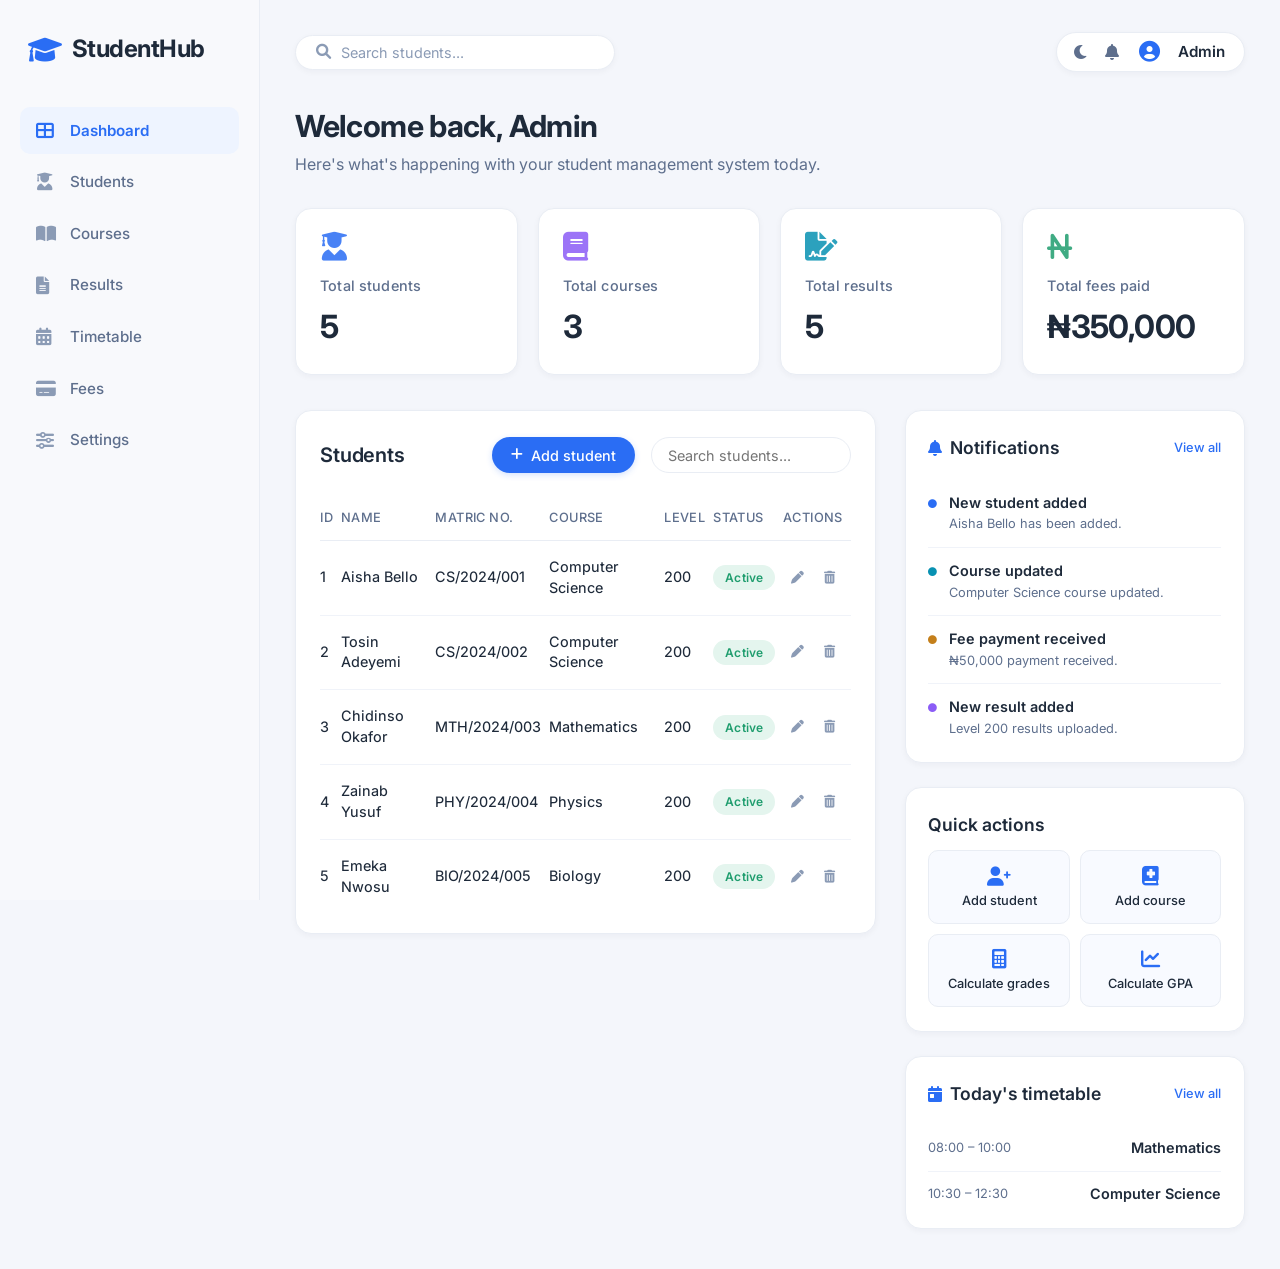
<file: index.html>
<!DOCTYPE html>
<html lang="en">
<head>
    <meta charset="UTF-8">
    <meta name="viewport" content="width=device-width, initial-scale=1.0">
    <title>StudentHub · Admin dashboard</title>
    <!-- Font Awesome 6 (free) -->
    <link rel="stylesheet" href="https://cdnjs.cloudflare.com/ajax/libs/font-awesome/6.0.0-beta3/css/all.min.css">
    <!-- Google Font: Inter -->
    <link rel="preconnect" href="https://fonts.googleapis.com">
    <link rel="preconnect" href="https://fonts.gstatic.com" crossorigin>
    <link href="https://fonts.googleapis.com/css2?family=Inter:opsz,wght@14..32,400;14..32,500;14..32,600;14..32,700&display=swap" rel="stylesheet">
    <style>
        /* ---------- GLOBAL RESET & VARIABLES ---------- */
        * {
            margin: 0;
            padding: 0;
            box-sizing: border-box;
        }

        :root {
            --bg: #f4f6fb;
            --surface: #ffffff;
            --sidebar-bg: #f8f9fc;
            --card-bg: #ffffff;
            --border-light: #e9edf4;
            --text-primary: #1e2a3a;
            --text-secondary: #5e6f8d;
            --text-muted: #8b9bb5;
            --accent: #2a6df4;
            --accent-soft: #eef4ff;
            --success: #1f9d6e;
            --success-bg: #e4f5ee;
            --shadow-sm: 0 2px 6px rgba(0, 20, 40, 0.04);
            --shadow-md: 0 8px 24px rgba(0, 20, 40, 0.06);
            --radius-card: 16px;
            --radius-sm: 10px;
            --radius-btn: 30px;
            --font: 'Inter', -apple-system, BlinkMacSystemFont, 'Segoe UI', Roboto, sans-serif;
        }

        body {
            font-family: var(--font);
            background: var(--bg);
            color: var(--text-primary);
            display: flex;
            min-height: 100vh;
            line-height: 1.45;
            -webkit-font-smoothing: antialiased;
        }

        /* ---------- SIDEBAR ---------- */
        .sidebar {
            width: 260px;
            background: var(--sidebar-bg);
            border-right: 1px solid var(--border-light);
            padding: 2rem 1.25rem;
            display: flex;
            flex-direction: column;
            flex-shrink: 0;
            position: sticky;
            top: 0;
            height: 100vh;
            overflow-y: auto;
        }

        .logo {
            font-size: 1.5rem;
            font-weight: 700;
            letter-spacing: -0.02em;
            color: var(--text-primary);
            margin-bottom: 2.5rem;
            padding-left: 0.5rem;
            display: flex;
            align-items: center;
            gap: 10px;
        }

        .logo i {
            color: var(--accent);
            font-size: 1.7rem;
        }

        .sidebar nav {
            display: flex;
            flex-direction: column;
            gap: 4px;
        }

        .sidebar nav a {
            display: flex;
            align-items: center;
            gap: 14px;
            padding: 0.8rem 1rem;
            border-radius: var(--radius-sm);
            font-weight: 500;
            font-size: 0.95rem;
            color: var(--text-secondary);
            text-decoration: none;
            transition: background 0.15s, color 0.15s;
        }

        .sidebar nav a i {
            width: 20px;
            font-size: 1.1rem;
            color: var(--text-muted);
            transition: color 0.15s;
        }

        .sidebar nav a:hover {
            background: #eef2f8;
            color: var(--text-primary);
        }

        .sidebar nav a:hover i {
            color: var(--accent);
        }

        .sidebar nav a.active {
            background: var(--accent-soft);
            color: var(--accent);
            font-weight: 600;
        }

        .sidebar nav a.active i {
            color: var(--accent);
        }

        /* ---------- MAIN LAYOUT ---------- */
        .main-content {
            flex: 1;
            padding: 2rem 2.2rem 2.5rem 2.2rem;
            max-width: 1400px;
            width: 100%;
        }

        /* ---------- TOP BAR ---------- */
        .top-bar {
            display: flex;
            justify-content: space-between;
            align-items: center;
            margin-bottom: 2rem;
            gap: 1rem;
            flex-wrap: wrap;
        }

        .search {
            display: flex;
            align-items: center;
            background: var(--surface);
            border: 1px solid var(--border-light);
            border-radius: var(--radius-btn);
            padding: 0.5rem 1.25rem;
            width: 320px;
            box-shadow: var(--shadow-sm);
            transition: border 0.2s, box-shadow 0.2s;
        }

        .search:focus-within {
            border-color: var(--accent);
            box-shadow: 0 0 0 3px rgba(42, 109, 244, 0.1);
        }

        .search i {
            color: var(--text-muted);
            font-size: 0.95rem;
            margin-right: 10px;
        }

        .search input {
            border: none;
            background: transparent;
            outline: none;
            font-size: 0.9rem;
            width: 100%;
            font-family: var(--font);
            color: var(--text-primary);
        }

        .search input::placeholder {
            color: var(--text-muted);
            font-weight: 400;
        }

        .profile {
            display: flex;
            align-items: center;
            gap: 1rem;
            background: var(--surface);
            padding: 0.5rem 1.2rem 0.5rem 1rem;
            border-radius: var(--radius-btn);
            border: 1px solid var(--border-light);
            box-shadow: var(--shadow-sm);
            font-size: 0.95rem;
            font-weight: 500;
        }

        .profile i {
            color: var(--text-secondary);
            font-size: 1rem;
            transition: color 0.15s;
            cursor: default;
        }

        .profile i.fa-moon:hover {
            color: var(--accent);
            cursor: pointer;
        }

        .profile .fa-user-circle {
            font-size: 1.3rem;
            color: var(--accent);
            margin-left: 4px;
        }

        .profile b {
            font-weight: 600;
            margin-left: 2px;
        }

        /* ---------- WELCOME SECTION ---------- */
        .welcome {
            margin-bottom: 2rem;
        }

        .welcome h1 {
            font-size: 1.9rem;
            font-weight: 700;
            letter-spacing: -0.02em;
            margin-bottom: 0.3rem;
        }

        .welcome p {
            color: var(--text-secondary);
            font-size: 1rem;
            font-weight: 400;
        }

        /* ---------- STAT CARDS ---------- */
        .stats {
            display: grid;
            grid-template-columns: repeat(4, 1fr);
            gap: 1.25rem;
            margin-bottom: 2.2rem;
        }

        .card {
            background: var(--surface);
            border-radius: var(--radius-card);
            padding: 1.5rem;
            box-shadow: var(--shadow-sm);
            border: 1px solid var(--border-light);
            transition: transform 0.1s ease, box-shadow 0.2s;
            display: flex;
            flex-direction: column;
        }

        .card:hover {
            box-shadow: var(--shadow-md);
            transform: translateY(-2px);
        }

        .card i {
            font-size: 1.8rem;
            color: var(--accent);
            opacity: 0.85;
            margin-bottom: 0.9rem;
        }

        .card p {
            font-size: 0.9rem;
            font-weight: 500;
            color: var(--text-secondary);
            letter-spacing: 0.01em;
            margin-bottom: 0.3rem;
        }

        .card h2 {
            font-size: 2rem;
            font-weight: 700;
            letter-spacing: -0.02em;
            color: var(--text-primary);
            margin-top: 0.1rem;
        }

        .students-card i { color: #2a6df4; }
        .courses-card i { color: #8b5cf6; }
        .results-card i { color: #0891b2; }
        .fees-card i { color: #1f9d6e; }

        /* ---------- DASHBOARD GRID ---------- */
        .dashboard-grid {
            display: grid;
            grid-template-columns: 1fr 340px;
            gap: 1.8rem;
            align-items: start;
        }

        /* ---------- STUDENTS SECTION ---------- */
        .students-section {
            background: var(--surface);
            border-radius: var(--radius-card);
            border: 1px solid var(--border-light);
            box-shadow: var(--shadow-sm);
            padding: 1.6rem 1.5rem 1.2rem 1.5rem;
        }

        .section-header {
            display: flex;
            justify-content: space-between;
            align-items: center;
            flex-wrap: wrap;
            gap: 1rem;
            margin-bottom: 1.5rem;
        }

        .section-header h2 {
            font-size: 1.25rem;
            font-weight: 600;
            letter-spacing: -0.01em;
        }

        .section-header > div {
            display: flex;
            align-items: center;
            gap: 1rem;
            flex-wrap: wrap;
        }

        #addStudentBtn {
            background: var(--accent);
            border: none;
            color: white;
            font-weight: 500;
            font-size: 0.9rem;
            padding: 0.6rem 1.2rem;
            border-radius: var(--radius-btn);
            display: flex;
            align-items: center;
            gap: 8px;
            cursor: pointer;
            transition: background 0.15s, box-shadow 0.15s;
            box-shadow: 0 2px 6px rgba(42, 109, 244, 0.2);
            font-family: var(--font);
        }

        #addStudentBtn i {
            font-size: 0.85rem;
        }

        #addStudentBtn:hover {
            background: #1a5ad9;
            box-shadow: 0 4px 10px rgba(42, 109, 244, 0.25);
        }

        #studentSearch {
            padding: 0.55rem 1rem;
            border-radius: var(--radius-btn);
            border: 1px solid var(--border-light);
            background: var(--surface);
            font-size: 0.9rem;
            font-family: var(--font);
            width: 200px;
            outline: none;
            transition: border 0.15s, box-shadow 0.15s;
            color: var(--text-primary);
        }

        #studentSearch:focus {
            border-color: var(--accent);
            box-shadow: 0 0 0 3px rgba(42, 109, 244, 0.08);
        }

        /* ----- TABLE ----- */
        table {
            width: 100%;
            border-collapse: collapse;
            font-size: 0.9rem;
        }

        th {
            text-align: left;
            padding: 0.75rem 0.5rem 0.75rem 0;
            font-weight: 500;
            color: var(--text-secondary);
            font-size: 0.8rem;
            text-transform: uppercase;
            letter-spacing: 0.03em;
            border-bottom: 1px solid var(--border-light);
        }

        td {
            padding: 1rem 0.5rem 1rem 0;
            border-bottom: 1px solid #f0f3f9;
            color: var(--text-primary);
            font-weight: 450;
            vertical-align: middle;
        }

        tr:last-child td {
            border-bottom: none;
        }

        .status {
            background: var(--success-bg);
            color: var(--success);
            font-size: 0.75rem;
            font-weight: 600;
            padding: 0.25rem 0.75rem;
            border-radius: 30px;
            display: inline-block;
            letter-spacing: 0.01em;
        }

        /* ---------- ACTION BUTTONS (smaller, aligned) ---------- */
        td:last-child {
            white-space: nowrap;   /* keep buttons on one line */
        }

        .edit, .delete {
            background: transparent;
            border: none;
            display: inline-flex;
            align-items: center;
            justify-content: center;
            padding: 4px 6px;
            margin: 0 2px;
            border-radius: 6px;
            font-size: 0.75rem;      /* smaller icon size */
            line-height: 1;
            cursor: pointer;
            color: var(--text-muted);
            transition: background 0.15s, color 0.15s;
            vertical-align: middle;
        }

        .edit i, .delete i {
            font-size: 0.8rem;       /* explicit smaller icon size */
        }

        .edit:hover {
            background: var(--accent-soft);
            color: var(--accent);
        }

        .delete:hover {
            background: #fee9e9;
            color: #d43b3b;
        }

        /* ---------- RIGHT SIDE ---------- */
        .right-side {
            display: flex;
            flex-direction: column;
            gap: 1.5rem;
        }

        .box {
            background: var(--surface);
            border-radius: var(--radius-card);
            border: 1px solid var(--border-light);
            box-shadow: var(--shadow-sm);
            padding: 1.5rem 1.4rem;
        }

        .box-header {
            display: flex;
            justify-content: space-between;
            align-items: center;
            margin-bottom: 1.2rem;
        }

        .box-header h2 {
            font-size: 1.1rem;
            font-weight: 600;
            display: flex;
            align-items: center;
            gap: 8px;
        }

        .box-header h2 i {
            color: var(--accent);
            font-size: 1rem;
        }

        .box-header a {
            font-size: 0.8rem;
            font-weight: 500;
            color: var(--accent);
            text-decoration: none;
            transition: opacity 0.15s;
        }

        .box-header a:hover {
            opacity: 0.8;
            text-decoration: underline;
        }

        .notification {
            display: flex;
            gap: 12px;
            align-items: flex-start;
            padding: 0.8rem 0;
            border-bottom: 1px solid #f0f3f9;
        }

        .notification:last-child {
            border-bottom: none;
            padding-bottom: 0;
        }

        .notification i {
            font-size: 0.55rem;
            margin-top: 7px;
        }

        .notification div {
            flex: 1;
        }

        .notification b {
            font-size: 0.9rem;
            font-weight: 600;
            display: block;
            margin-bottom: 2px;
        }

        .notification p {
            font-size: 0.8rem;
            color: var(--text-secondary);
            font-weight: 400;
        }

        .actions {
            display: grid;
            grid-template-columns: 1fr 1fr;
            gap: 10px;
            margin-top: 0.5rem;
        }

        .actions button {
            background: #f8faff;
            border: 1px solid var(--border-light);
            padding: 0.9rem 0.5rem;
            border-radius: var(--radius-sm);
            font-size: 0.8rem;
            font-weight: 500;
            color: var(--text-primary);
            display: flex;
            flex-direction: column;
            align-items: center;
            justify-content: center;
            gap: 8px;
            cursor: pointer;
            transition: background 0.15s, border 0.15s, box-shadow 0.15s;
            font-family: var(--font);
            text-align: center;
            line-height: 1.2;
        }

        .actions button i {
            font-size: 1.2rem;
            color: var(--accent);
        }

        .actions button:hover {
            background: white;
            border-color: var(--accent);
            box-shadow: 0 2px 8px rgba(42, 109, 244, 0.08);
        }

        .schedule {
            display: flex;
            justify-content: space-between;
            align-items: center;
            padding: 0.75rem 0;
            border-bottom: 1px solid #f0f3f9;
            font-size: 0.9rem;
        }

        .schedule:last-child {
            border-bottom: none;
            padding-bottom: 0;
        }

        .schedule span {
            color: var(--text-secondary);
            font-weight: 400;
            font-size: 0.8rem;
        }

        .schedule b {
            font-weight: 600;
            color: var(--text-primary);
        }

        /* ---------- RESPONSIVE TWEAKS ---------- */
        @media (max-width: 1200px) {
            .dashboard-grid {
                grid-template-columns: 1fr;
            }
            .stats {
                grid-template-columns: repeat(2, 1fr);
            }
        }

        @media (max-width: 800px) {
            body {
                flex-direction: column;
            }
            .sidebar {
                width: 100%;
                height: auto;
                position: static;
                padding: 1rem 1.5rem;
                border-right: none;
                border-bottom: 1px solid var(--border-light);
            }
            .sidebar nav {
                flex-direction: row;
                flex-wrap: wrap;
                gap: 6px;
            }
            .sidebar nav a {
                padding: 0.5rem 0.9rem;
                font-size: 0.85rem;
            }
            .main-content {
                padding: 1.5rem;
            }
            .stats {
                grid-template-columns: 1fr 1fr;
            }
            .section-header {
                flex-direction: column;
                align-items: flex-start;
            }
            .search {
                width: 100%;
            }
            .top-bar {
                flex-direction: column;
                align-items: stretch;
            }
        }

        @media (max-width: 500px) {
            .stats {
                grid-template-columns: 1fr;
            }
            .actions {
                grid-template-columns: 1fr;
            }
            .profile {
                justify-content: center;
            }
        }

        button:focus-visible {
            outline: 2px solid var(--accent);
            outline-offset: 2px;
        }

        a:focus-visible {
            outline: 2px solid var(--accent);
            outline-offset: 2px;
        }
    </style>
</head>

<body>

    <!-- SIDEBAR -->
    <aside class="sidebar">

        <div class="logo">
            <i class="fas fa-graduation-cap"></i> StudentHub
        </div>

        <nav>
            <a href="#" class="active"><i class="fas fa-th-large"></i> Dashboard</a>
            <a href="student.htm"><i class="fas fa-user-graduate"></i> Students</a>
            <a href="courses.html"><i class="fas fa-book-open"></i> Courses</a>
            <a href="results.html"><i class="fas fa-file-alt"></i> Results</a>
            <a href="Timetable.html"><i class="fas fa-calendar-alt"></i> Timetable</a>
            <a href="Fees.html"><i class="fas fa-credit-card"></i> Fees</a>
            <a href="settings.html"><i class="fas fa-sliders-h"></i> Settings</a>
        </nav>

    </aside>


    <!-- MAIN CONTENT -->
    <main class="main-content">

        <!-- TOP BAR -->
        <header class="top-bar">

            <div class="search">
                <i class="fas fa-search"></i>
                <input 
                    type="text" 
                    id="searchInput"
                    placeholder="Search students..."
                >
            </div>

            <div class="profile">
                <i class="fas fa-moon"></i>
                <i class="fas fa-bell"></i>
                <i class="fas fa-user-circle"></i>
                <b>Admin</b>
            </div>

        </header>


        <!-- WELCOME -->
        <section class="welcome">
            <h1>Welcome back, Admin</h1>
            <p>Here's what's happening with your student management system today.</p>
        </section>


        <!-- STATISTICS -->
        <section class="stats">

            <div class="card students-card">
                <i class="fas fa-user-graduate"></i>
                <p>Total students</p>
                <h2 id="studentCount">5</h2>
            </div>

            <div class="card courses-card">
                <i class="fas fa-book"></i>
                <p>Total courses</p>
                <h2 id="courseCount">3</h2>
            </div>

            <div class="card results-card">
                <i class="fas fa-file-signature"></i>
                <p>Total results</p>
                <h2>5</h2>
            </div>

            <div class="card fees-card">
                <i class="fas fa-naira-sign"></i>
                <p>Total fees paid</p>
                <h2>₦350,000</h2>
            </div>

        </section>


        <!-- CONTENT AREA -->
        <section class="dashboard-grid">


            <!-- STUDENTS -->
            <div class="students-section">

                <div class="section-header">
                    <h2>Students</h2>

                    <div>
                        <button id="addStudentBtn">
                            <i class="fas fa-plus"></i> Add student
                        </button>

                        <input 
                            type="text"
                            id="studentSearch"
                            placeholder="Search students..."
                        >
                    </div>
                </div>


                <!-- STUDENT TABLE -->
                <table>

                    <thead>
                        <tr>
                            <th>ID</th>
                            <th>Name</th>
                            <th>Matric No.</th>
                            <th>Course</th>
                            <th>Level</th>
                            <th>Status</th>
                            <th>Actions</th>
                        </tr>
                    </thead>

                    <tbody id="studentTable">

                        <tr>
                            <td>1</td>
                            <td>Aisha Bello</td>
                            <td>CS/2024/001</td>
                            <td>Computer Science</td>
                            <td>200</td>
                            <td><span class="status">Active</span></td>
                            <td>
                                <button class="edit"><i class="fas fa-pen"></i></button>
                                <button class="delete"><i class="fas fa-trash-can"></i></button>
                            </td>
                        </tr>

                        <tr>
                            <td>2</td>
                            <td>Tosin Adeyemi</td>
                            <td>CS/2024/002</td>
                            <td>Computer Science</td>
                            <td>200</td>
                            <td><span class="status">Active</span></td>
                            <td>
                                <button class="edit"><i class="fas fa-pen"></i></button>
                                <button class="delete"><i class="fas fa-trash-can"></i></button>
                            </td>
                        </tr>

                        <tr>
                            <td>3</td>
                            <td>Chidinso Okafor</td>
                            <td>MTH/2024/003</td>
                            <td>Mathematics</td>
                            <td>200</td>
                            <td><span class="status">Active</span></td>
                            <td>
                                <button class="edit"><i class="fas fa-pen"></i></button>
                                <button class="delete"><i class="fas fa-trash-can"></i></button>
                            </td>
                        </tr>

                        <tr>
                            <td>4</td>
                            <td>Zainab Yusuf</td>
                            <td>PHY/2024/004</td>
                            <td>Physics</td>
                            <td>200</td>
                            <td><span class="status">Active</span></td>
                            <td>
                                <button class="edit"><i class="fas fa-pen"></i></button>
                                <button class="delete"><i class="fas fa-trash-can"></i></button>
                            </td>
                        </tr>

                        <tr>
                            <td>5</td>
                            <td>Emeka Nwosu</td>
                            <td>BIO/2024/005</td>
                            <td>Biology</td>
                            <td>200</td>
                            <td><span class="status">Active</span></td>
                            <td>
                                <button class="edit"><i class="fas fa-pen"></i></button>
                                <button class="delete"><i class="fas fa-trash-can"></i></button>
                            </td>
                        </tr>

                    </tbody>

                </table>

            </div>


            <!-- RIGHT SIDE -->
            <div class="right-side">


                <!-- NOTIFICATIONS -->
                <div class="box">

                    <div class="box-header">
                        <h2><i class="fas fa-bell"></i> Notifications</h2>
                        <a href="#">View all</a>
                    </div>

                    <div class="notification">
                        <i class="fas fa-circle" style="color: #2a6df4;"></i>
                        <div>
                            <b>New student added</b>
                            <p>Aisha Bello has been added.</p>
                        </div>
                    </div>

                    <div class="notification">
                        <i class="fas fa-circle" style="color: #0891b2;"></i>
                        <div>
                            <b>Course updated</b>
                            <p>Computer Science course updated.</p>
                        </div>
                    </div>

                    <div class="notification">
                        <i class="fas fa-circle" style="color: #c47f1a;"></i>
                        <div>
                            <b>Fee payment received</b>
                            <p>₦50,000 payment received.</p>
                        </div>
                    </div>

                    <div class="notification">
                        <i class="fas fa-circle" style="color: #8b5cf6;"></i>
                        <div>
                            <b>New result added</b>
                            <p>Level 200 results uploaded.</p>
                        </div>
                    </div>

                </div>


                <!-- QUICK ACTIONS -->
                <div class="box">

                    <h2 style="font-size: 1.1rem; font-weight: 600; margin-bottom: 0.8rem;">Quick actions</h2>

                    <div class="actions">

                        <button class="add">
                            <i class="fas fa-user-plus"></i> Add student
                        </button>

                        <button class="course">
                            <i class="fas fa-book-medical"></i> Add course
                        </button>

                        <button class="grade">
                            <i class="fas fa-calculator"></i> Calculate grades
                        </button>

                        <button class="gpa">
                            <i class="fas fa-chart-line"></i> Calculate GPA
                        </button>

                    </div>

                </div>


                <!-- TIMETABLE -->
                <div class="box">

                    <div class="box-header">
                        <h2><i class="fas fa-calendar-day"></i> Today's timetable</h2>
                        <a href="#">View all</a>
                    </div>

                    <div class="schedule">
                        <span>08:00 – 10:00</span>
                        <b>Mathematics</b>
                    </div>

                    <div class="schedule">
                        <span>10:30 – 12:30</span>
                        <b>Computer Science</b>
                    </div>

                </div>

            </div>

        </section>

    </main>


    <!-- JAVASCRIPT -->
    <script src="script.js"></script>

</body>
</html>
</file>
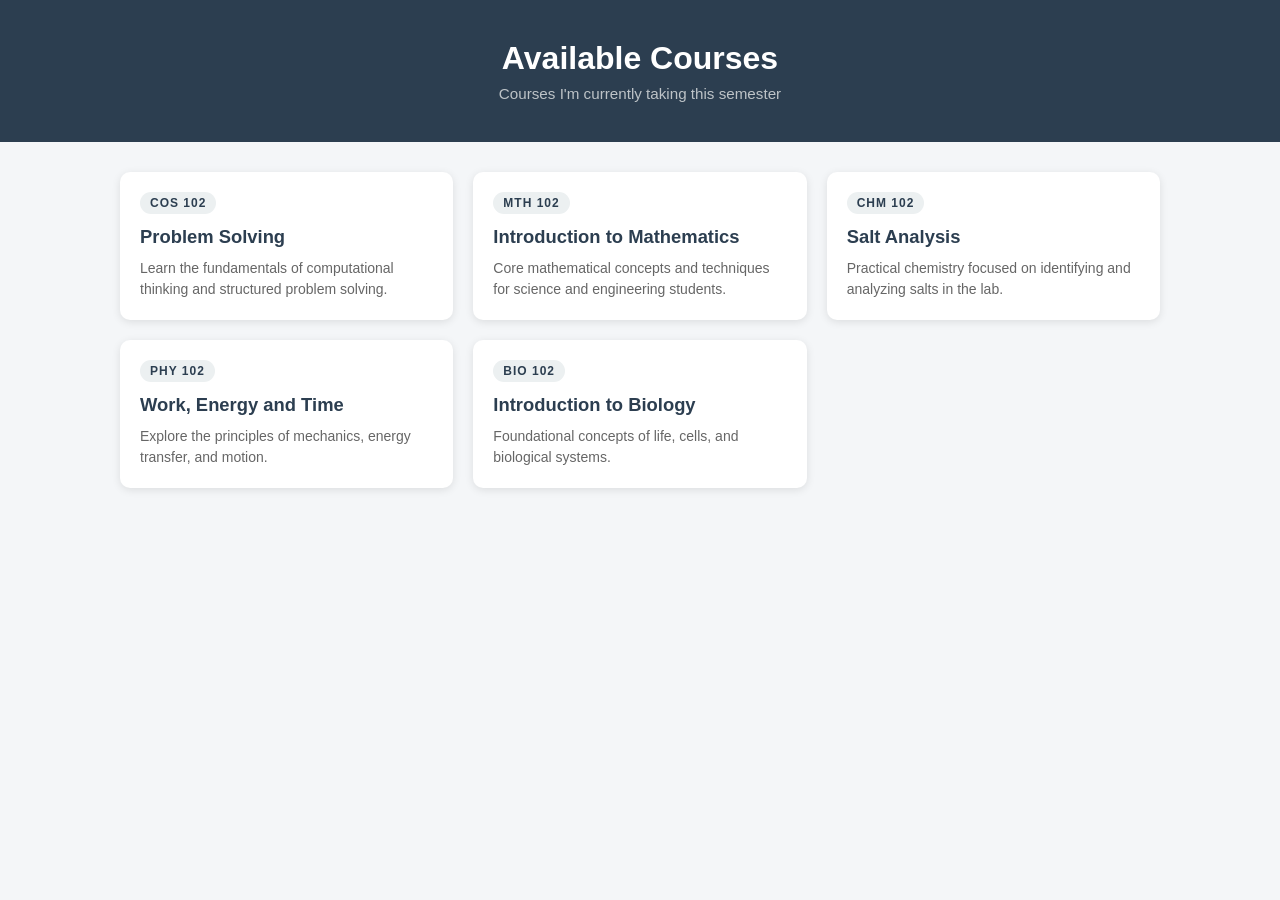
<file: courses.html>
<!DOCTYPE html>
<html lang="en">
<head>
    <meta charset="UTF-8">
    <meta name="viewport" content="width=device-width, initial-scale=1.0">
    <title>Courses</title>
    <style>
        * { margin: 0; padding: 0; box-sizing: border-box; }

        body {
            font-family: Arial, sans-serif;
            background: #f4f6f8;
            color: #333;
        }

        header {
            background: #2c3e50;
            color: #fff;
            padding: 40px 20px;
            text-align: center;
        }

        header h1 {
            font-size: 2rem;
            margin-bottom: 8px;
        }

        header p {
            color: #bdc3c7;
            font-size: 0.95rem;
        }

        .courses {
            display: grid;
            grid-template-columns: repeat(auto-fit, minmax(280px, 1fr));
            gap: 20px;
            padding: 30px;
            max-width: 1100px;
            margin: 0 auto;
        }

        .course-card {
            background: #fff;
            border-radius: 10px;
            padding: 20px;
            box-shadow: 0 2px 8px rgba(0,0,0,0.1);
            transition: transform 0.2s ease, box-shadow 0.2s ease;
            display: flex;
            flex-direction: column;
        }

        .course-card:hover {
            transform: translateY(-5px);
            box-shadow: 0 6px 16px rgba(0,0,0,0.15);
        }

        .course-card .code {
            display: inline-block;
            background: #ecf0f1;
            color: #2c3e50;
            font-size: 0.75rem;
            font-weight: bold;
            letter-spacing: 1px;
            padding: 4px 10px;
            border-radius: 20px;
            margin-bottom: 12px;
            align-self: flex-start;
        }

        .course-card h3 {
            margin-bottom: 10px;
            color: #2c3e50;
            font-size: 1.15rem;
        }

        .course-card p {
            font-size: 14px;
            color: #666;
            line-height: 1.5;
        }
    </style>
</head>
<body>
    <header>
        <h1>Available Courses</h1>
        <p>Courses I'm currently taking this semester</p>
    </header>

    <section class="courses">
        <div class="course-card">
            <span class="code">COS 102</span>
            <h3>Problem Solving</h3>
            <p>Learn the fundamentals of computational thinking and structured problem solving.</p>
        </div>

        <div class="course-card">
            <span class="code">MTH 102</span>
            <h3>Introduction to Mathematics</h3>
            <p>Core mathematical concepts and techniques for science and engineering students.</p>
        </div>

        <div class="course-card">
            <span class="code">CHM 102</span>
            <h3>Salt Analysis</h3>
            <p>Practical chemistry focused on identifying and analyzing salts in the lab.</p>
        </div>

        <div class="course-card">
            <span class="code">PHY 102</span>
            <h3>Work, Energy and Time</h3>
            <p>Explore the principles of mechanics, energy transfer, and motion.</p>
        </div>

        <div class="course-card">
            <span class="code">BIO 102</span>
            <h3>Introduction to Biology</h3>
            <p>Foundational concepts of life, cells, and biological systems.</p>
        </div>
    </section>
</body>
</html>
</file>
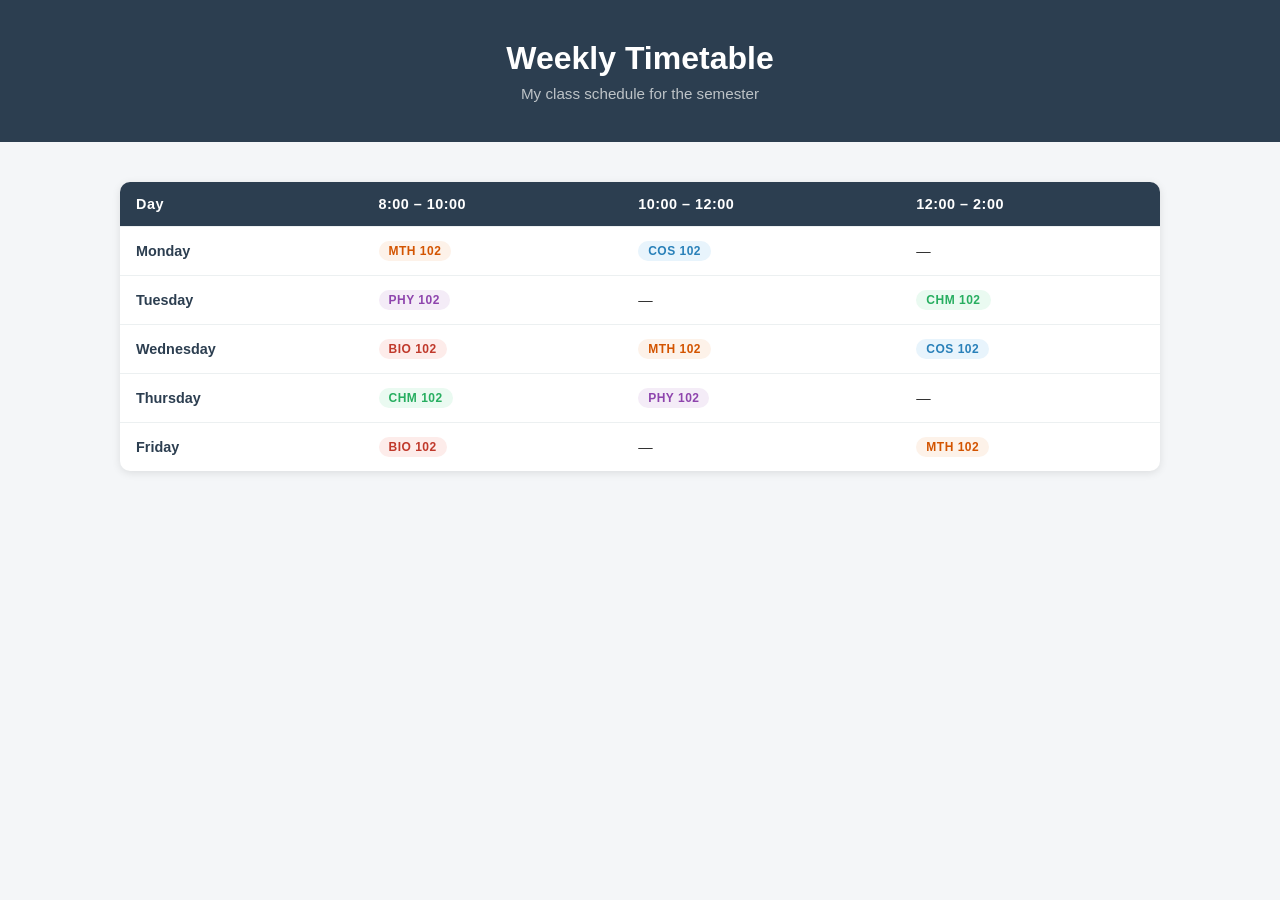
<file: Timetable.html>
<!DOCTYPE html>
<html lang="en">
<head>
    <meta charset="UTF-8">
    <meta name="viewport" content="width=device-width, initial-scale=1.0">
    <title>Document</title>
</head>
<body>
    <!DOCTYPE html>
<html lang="en">
<head>
    <meta charset="UTF-8">
    <meta name="viewport" content="width=device-width, initial-scale=1.0">
    <title>Timetable</title>
    <style>
        * { margin: 0; padding: 0; box-sizing: border-box; }

        body {
            font-family: Arial, sans-serif;
            background: #f4f6f8;
            color: #333;
        }

        header {
            background: #2c3e50;
            color: #fff;
            padding: 40px 20px;
            text-align: center;
        }

        header h1 {
            font-size: 2rem;
            margin-bottom: 8px;
        }

        header p {
            color: #bdc3c7;
            font-size: 0.95rem;
        }

        .timetable-section {
            max-width: 1100px;
            margin: 0 auto;
            padding: 40px 30px 60px;
        }

        .timetable-wrapper {
            background: #fff;
            border-radius: 10px;
            box-shadow: 0 2px 8px rgba(0,0,0,0.1);
            overflow-x: auto;
        }

        table {
            width: 100%;
            border-collapse: collapse;
            min-width: 600px;
        }

        thead {
            background: #2c3e50;
            color: #fff;
        }

        th, td {
            padding: 14px 16px;
            text-align: left;
            font-size: 0.9rem;
            border-bottom: 1px solid #ecf0f1;
        }

        th {
            font-weight: 600;
            letter-spacing: 0.5px;
        }

        tbody tr:hover {
            background: #f9fbfc;
        }

        tbody tr:last-child td {
            border-bottom: none;
        }

        .day {
            font-weight: bold;
            color: #2c3e50;
        }

        .tag {
            display: inline-block;
            padding: 3px 10px;
            border-radius: 20px;
            font-size: 0.75rem;
            font-weight: bold;
            letter-spacing: 0.5px;
        }

        .tag.cos { background: #e8f4fc; color: #2980b9; }
        .tag.mth { background: #fdf2e9; color: #d35400; }
        .tag.chm { background: #eafaf1; color: #27ae60; }
        .tag.phy { background: #f4ecf7; color: #8e44ad; }
        .tag.bio { background: #fdecea; color: #c0392b; }
    </style>
</head>
<body>
    <header>
        <h1>Weekly Timetable</h1>
        <p>My class schedule for the semester</p>
    </header>

    <section class="timetable-section">
        <div class="timetable-wrapper">
            <table>
                <thead>
                    <tr>
                        <th>Day</th>
                        <th>8:00 – 10:00</th>
                        <th>10:00 – 12:00</th>
                        <th>12:00 – 2:00</th>
                    </tr>
                </thead>
                <tbody>
                    <tr>
                        <td class="day">Monday</td>
                        <td><span class="tag mth">MTH 102</span></td>
                        <td><span class="tag cos">COS 102</span></td>
                        <td>—</td>
                    </tr>
                    <tr>
                        <td class="day">Tuesday</td>
                        <td><span class="tag phy">PHY 102</span></td>
                        <td>—</td>
                        <td><span class="tag chm">CHM 102</span></td>
                    </tr>
                    <tr>
                        <td class="day">Wednesday</td>
                        <td><span class="tag bio">BIO 102</span></td>
                        <td><span class="tag mth">MTH 102</span></td>
                        <td><span class="tag cos">COS 102</span></td>
                    </tr>
                    <tr>
                        <td class="day">Thursday</td>
                        <td><span class="tag chm">CHM 102</span></td>
                        <td><span class="tag phy">PHY 102</span></td>
                        <td>—</td>
                    </tr>
                    <tr>
                        <td class="day">Friday</td>
                        <td><span class="tag bio">BIO 102</span></td>
                        <td>—</td>
                        <td><span class="tag mth">MTH 102</span></td>
                    </tr>
                </tbody>
            </table>
        </div>
    </section>
</body>
</html>
</body>
</html>
</file>
